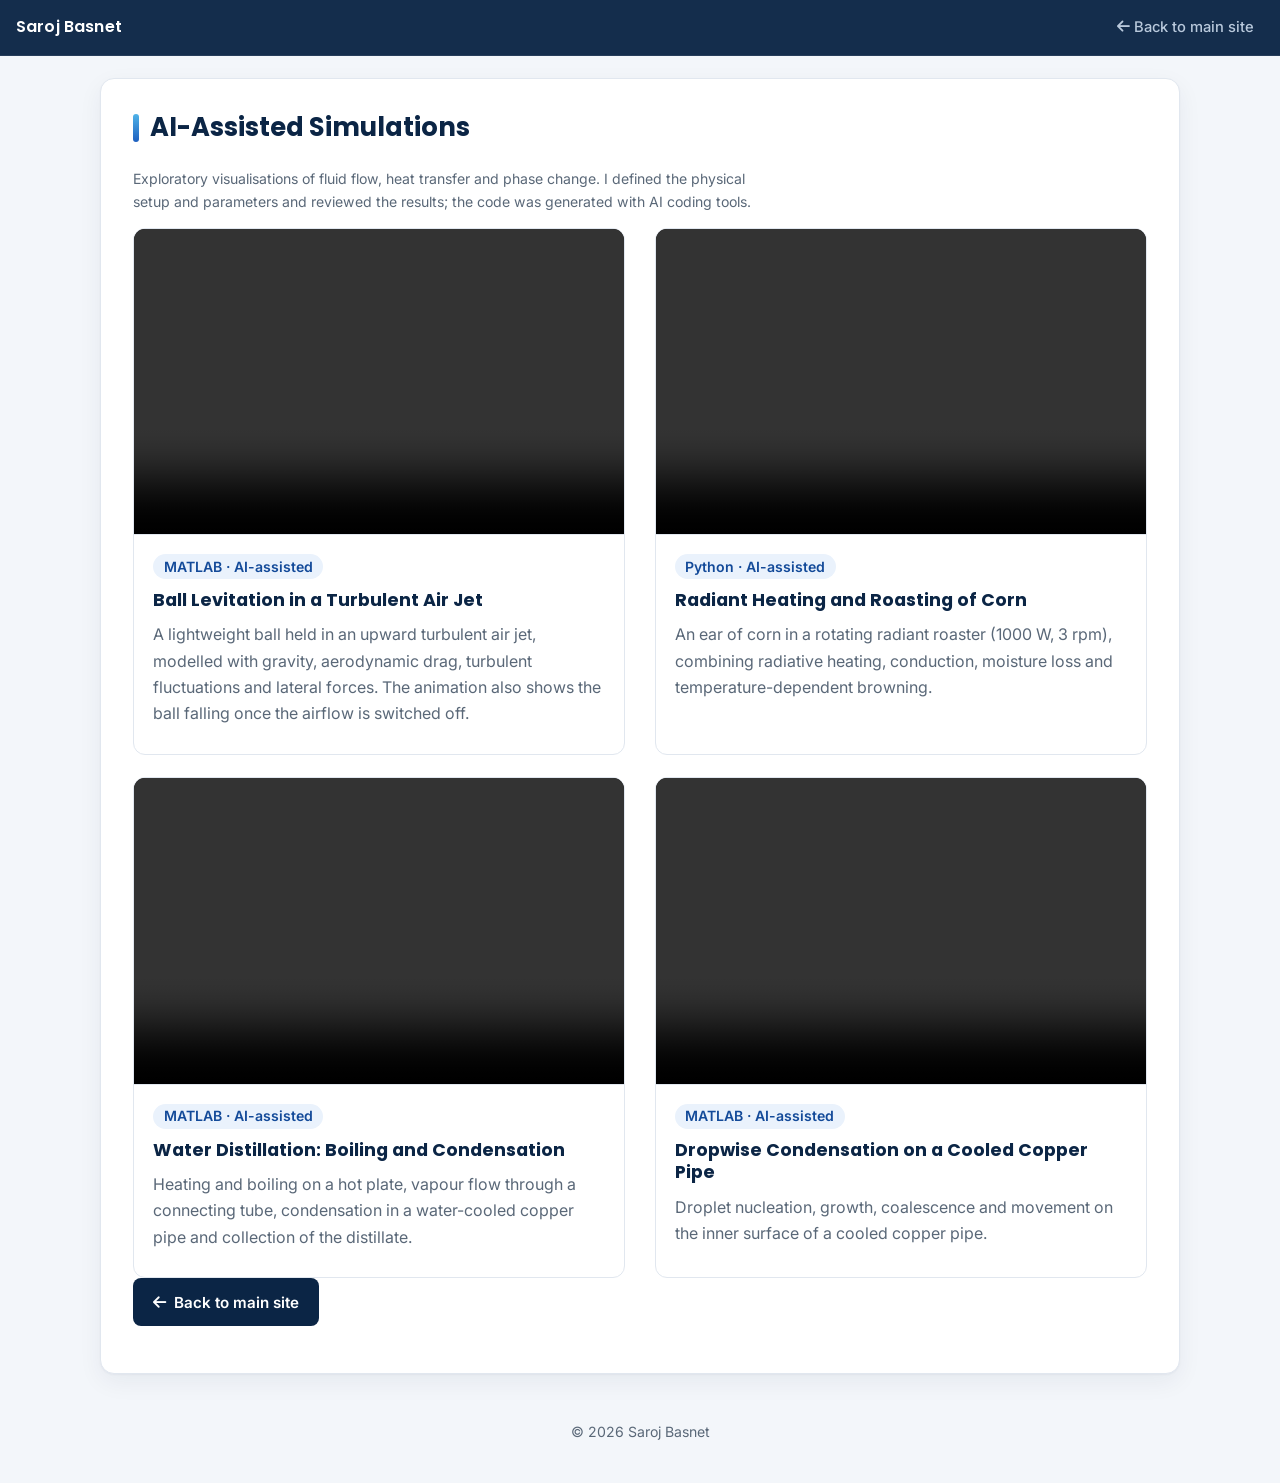
<file: simulations.html>
<!DOCTYPE html>
<html lang="en">
<head>
<meta charset="UTF-8">
<meta name="viewport" content="width=device-width, initial-scale=1">
<title>AI-Assisted Simulations | Saroj Basnet</title>
<meta name="description" content="Exploratory AI-assisted simulations of fluid flow, heat transfer and phase change by Saroj Basnet.">
<meta name="theme-color" content="#0b2545">
<link rel="canonical" href="https://basnetsaroj.com.np/simulations.html">
<link rel="icon" href="data:image/svg+xml,%3Csvg xmlns='http://www.w3.org/2000/svg' viewBox='0 0 64 64'%3E%3Crect width='64' height='64' rx='14' fill='%230b2545'/%3E%3Ctext x='50%25' y='54%25' dominant-baseline='middle' text-anchor='middle' font-family='Arial,sans-serif' font-weight='700' font-size='28' fill='%23ffffff'%3ESB%3C/text%3E%3C/svg%3E">
<link rel="preconnect" href="https://fonts.googleapis.com">
<link rel="preconnect" href="https://fonts.gstatic.com" crossorigin>
<link href="https://fonts.googleapis.com/css2?family=Inter:wght@400;500;600&family=Poppins:wght@500;600;700&display=swap" rel="stylesheet">
<link rel="stylesheet" href="https://cdnjs.cloudflare.com/ajax/libs/font-awesome/6.5.2/css/all.min.css">
<link rel="stylesheet" href="style.css">
</head>
<body>

<nav class="nav" aria-label="Main navigation">
  <a href="index.html" class="nav-brand">Saroj Basnet</a>
  <div class="nav-links">
    <a href="index.html"><i class="fas fa-arrow-left"></i> Back to main site</a>
  </div>
</nav>

<main>

<!-- AI-ASSISTED SIMULATIONS -->
<section id="ai-simulations" class="card">
  <h2>AI-Assisted Simulations</h2>
  <p class="meta">Exploratory visualisations of fluid flow, heat transfer and phase change. I defined
    the physical setup and parameters and reviewed the results; the code was generated with AI coding tools.</p>
  <div class="grid-2">

    <article class="project">
      <div class="media">
        <video controls preload="metadata">
          <source src="Videos/ball_air_levitation_fan_off.mp4" type="video/mp4">
          Your browser does not support the video element.
        </video>
      </div>
      <div class="project-body">
        <span class="badge">MATLAB · AI-assisted</span>
        <h3>Ball Levitation in a Turbulent Air Jet</h3>
        <p>A lightweight ball held in an upward turbulent air jet, modelled with gravity,
          aerodynamic drag, turbulent fluctuations and lateral forces. The animation also
          shows the ball falling once the airflow is switched off.</p>
      </div>
    </article>

    <article class="project">
      <div class="media">
        <video controls preload="metadata">
          <source src="Videos/corn_ear_1000W_3rpm_tset180C.mp4" type="video/mp4">
          Your browser does not support the video element.
        </video>
      </div>
      <div class="project-body">
        <span class="badge">Python · AI-assisted</span>
        <h3>Radiant Heating and Roasting of Corn</h3>
        <p>An ear of corn in a rotating radiant roaster (1000 W, 3 rpm), combining radiative
          heating, conduction, moisture loss and temperature-dependent browning.</p>
      </div>
    </article>

    <article class="project">
      <div class="media">
        <video controls preload="metadata">
          <source src="Videos/distillation.mp4" type="video/mp4">
          Your browser does not support the video element.
        </video>
      </div>
      <div class="project-body">
        <span class="badge">MATLAB · AI-assisted</span>
        <h3>Water Distillation: Boiling and Condensation</h3>
        <p>Heating and boiling on a hot plate, vapour flow through a connecting tube,
          condensation in a water-cooled copper pipe and collection of the distillate.</p>
      </div>
    </article>

    <article class="project">
      <div class="media">
        <video controls preload="metadata">
          <source src="Videos/dropwise_condensation.mp4" type="video/mp4">
          Your browser does not support the video element.
        </video>
      </div>
      <div class="project-body">
        <span class="badge">MATLAB · AI-assisted</span>
        <h3>Dropwise Condensation on a Cooled Copper Pipe</h3>
        <p>Droplet nucleation, growth, coalescence and movement on the inner surface
          of a cooled copper pipe.</p>
      </div>
    </article>

  </div>
  <p><a class="btn navy" href="index.html"><i class="fas fa-arrow-left"></i> Back to main site</a></p>
</section>

</main>

<footer>&copy; <span id="year">2026</span> Saroj Basnet</footer>
<script>document.getElementById('year').textContent = new Date().getFullYear();</script>
</body>
</html>
</file>
<file: style.css>
/* =====================================================================
   CONTROL PANEL: change the whole site from this section only.
   Everything below the panel reads these values. Section rules never
   set their own font sizes, image sizes or alignment.
   ===================================================================== */

:root {
  /* ----- Colours ----- */
  --navy: #0b2545;
  --navy-2: #13315c;
  --blue: #1d5fbf;
  --blue-dark: #134a99;
  --accent: #4fb3e8;      /* light accent used on the dark hero */
  --sky: #eaf2fc;
  --bg: #f3f6fa;
  --ink: #1c2633;
  --muted: #5a6878;
  --line: #e1e7ef;
  --gold: #b07d00;
  --gold-bg: #fff6dc;

  /* ----- Fonts ----- */
  --head: "Poppins", system-ui, sans-serif;
  --body: "Inter", system-ui, -apple-system, "Segoe UI", Roboto, Arial, sans-serif;

  /* ----- Font sizes (DESKTOP / LAPTOP) ----- */
  --fs-body: 1rem;        /* all normal paragraphs */
  --fs-small: 0.88rem;    /* dates, captions, notes, badges */
  --fs-nav: 0.92rem;      /* menu links */
  --fs-chip: 0.85rem;     /* tags */
  --fs-btn: 0.95rem;      /* buttons */
  --fs-h1: 3rem;          /* your name */
  --fs-tagline: 1.15rem;  /* line under your name */
  --fs-h2: 1.6rem;        /* section titles */
  --fs-h3: 1.1rem;        /* research and project titles */
  --fs-h4: 1rem;          /* small item titles (education, experience) */
  --fs-email: 1.15rem;    /* email address in Contact */
  --lh-body: 1.65;        /* line height */

  /* ----- Spacing (DESKTOP) ----- */
  --space-card: 2rem;     /* padding inside each card */
  --space-gap: 1.4rem;    /* gap between columns and cards */
  --space-page: 1rem;     /* left and right page margin */
  --anchor-offset: 64px;  /* space above a section after a menu click */
  --text-width: 72ch;     /* longest comfortable line of text */

  /* ----- Photos, figures and video (same rules everywhere) ----- */
  --avatar: 240px;          /* round profile photo */
  --research-cols: 34% 1fr; /* research card: picture column | text column */
  --figure-hmax: 380px;     /* max height of the research figure */
  --media-ratio: 16 / 10;   /* shape of the picture box on project cards */

  /* ----- Layout (DESKTOP) ----- */
  --grid-cols: 1fr 1fr;       /* projects, education/skills */
  --hero-dir: row;            /* photo beside text */
  --hero-align: left;         /* name and tagline alignment */
  --hero-justify: flex-start; /* tags and buttons alignment */
  --nav-dir: row;
  --nav-align: center;
  --nav-brand-align: left;
  --nav-pad: 0.3rem 0.6rem;   /* menu link padding */
  --nav-mask: none;           /* fade at the edges of a scrolling menu */
  --nav-position: sticky;
}

/* ----- MOBILE: only the values that differ from desktop ----- */
@media (max-width: 720px) {
  :root {
    --fs-body: 0.92rem;
    --fs-small: 0.8rem;
    --fs-nav: 0.8rem;
    --fs-chip: 0.76rem;
    --fs-btn: 0.86rem;
    --fs-h1: 2.1rem;
    --fs-tagline: 0.98rem;
    --fs-h2: 1.25rem;
    --fs-h3: 0.98rem;
    --fs-h4: 0.92rem;
    --fs-email: 0.95rem;
    --lh-body: 1.5;

    --space-card: 1.15rem;
    --space-gap: 1rem;
    --space-page: 0.6rem;
    --anchor-offset: 100px;

    --avatar: 150px;
    --research-cols: 1fr;
    --figure-hmax: 300px;

    --grid-cols: 1fr;
    --hero-dir: column;
    --hero-align: center;
    --hero-justify: center;
    --nav-dir: column;
    --nav-align: stretch;
    --nav-brand-align: center;
    --nav-pad: 0.2rem 0.45rem;
    --nav-mask: linear-gradient(to right, transparent 0, #000 12px, #000 calc(100% - 28px), transparent 100%);
  }
}

/* ----- Very small phones (optional fine-tuning) ----- */
@media (max-width: 380px) {
  :root {
    --fs-h1: 1.8rem;
    --avatar: 130px;
    --fs-nav: 0.72rem;
  }
}

/* ----- Phones held sideways: menu stops sticking so it doesn't fill the screen ----- */
@media (max-height: 480px) and (orientation: landscape) {
  :root { --nav-position: static; --anchor-offset: 10px; }
}

/* =====================================================================
   STYLES: nothing below needs editing for size or layout changes.
   ===================================================================== */

*, *::before, *::after { box-sizing: border-box; }
html { scroll-behavior: smooth; }
body {
  margin: 0; background: var(--bg); color: var(--ink);
  font-family: var(--body); font-size: var(--fs-body); line-height: var(--lh-body);
  overflow-x: hidden; -webkit-font-smoothing: antialiased;
}
img, video { max-width: 100%; height: auto; display: block; }
a { color: var(--blue); }
a:focus-visible, button:focus-visible { outline: 3px solid #f5a623; outline-offset: 3px; }
h1, h2, h3, h4 { font-family: var(--head); color: var(--navy); line-height: 1.3; margin: 0; }
h1, h2, h3, h4, p, li, .email { overflow-wrap: break-word; }
p { margin: 0 0 0.9rem; font-size: var(--fs-body); }
.meta { color: var(--muted); font-size: var(--fs-small); }

/* ---------- Navigation ---------- */
.nav {
  position: var(--nav-position); top: 0; z-index: 20;
  display: flex; flex-direction: var(--nav-dir); align-items: var(--nav-align);
  justify-content: space-between; gap: 0.4rem 1.5rem;
  padding: 0.65rem max(var(--space-page), env(safe-area-inset-right)) 0.65rem max(var(--space-page), env(safe-area-inset-left));
  background: rgba(11, 37, 69, 0.96);
  -webkit-backdrop-filter: blur(8px); backdrop-filter: blur(8px);
  border-bottom: 1px solid rgba(255, 255, 255, 0.08);
}
.nav-brand {
  color: #fff; font-family: var(--head); font-weight: 600; font-size: var(--fs-body);
  text-decoration: none; white-space: nowrap; text-align: var(--nav-brand-align); letter-spacing: 0.01em;
}
.nav-links {
  display: flex; gap: 0.15rem; overflow-x: auto; scrollbar-width: none;
  -webkit-overflow-scrolling: touch;
  -webkit-mask-image: var(--nav-mask); mask-image: var(--nav-mask);
}
.nav-links::-webkit-scrollbar { display: none; }
.nav-links a {
  color: #b9c9dc; text-decoration: none; font-size: var(--fs-nav); font-weight: 500;
  padding: var(--nav-pad); border-radius: 6px; white-space: nowrap;
  transition: background 0.2s, color 0.2s;
}
.nav-links a:hover { color: #fff; background: rgba(255, 255, 255, 0.08); }
.nav-links a.active { color: #fff; background: var(--blue); }

/* ---------- Hero ---------- */
.hero {
  color: #e6eef8;
  background:
    radial-gradient(circle at 85% 15%, rgba(79, 179, 232, 0.18), transparent 45%),
    radial-gradient(circle at 10% 90%, rgba(29, 95, 191, 0.35), transparent 50%),
    linear-gradient(135deg, var(--navy) 0%, var(--navy-2) 60%, #1a467f 100%);
  padding: calc(var(--space-card) * 1.8) var(--space-page) calc(var(--space-card) * 1.8 + 1.5rem);
}
.hero-inner {
  max-width: 1080px; margin: 0 auto; display: flex; flex-direction: var(--hero-dir);
  align-items: center; gap: calc(var(--space-gap) * 2);
}
.hero-text { text-align: var(--hero-align); }
.avatar {
  width: var(--avatar); height: var(--avatar); flex-shrink: 0; object-fit: cover;
  border-radius: 50%; border: 4px solid rgba(255, 255, 255, 0.9);
  box-shadow: 0 0 0 8px rgba(255, 255, 255, 0.08), 0 12px 32px rgba(0, 0, 0, 0.35);
  background: rgba(255, 255, 255, 0.2);
}
.eyebrow {
  font-size: var(--fs-small); font-weight: 600; letter-spacing: 0.14em; text-transform: uppercase;
  color: var(--accent); margin-bottom: 0.35rem;
}
.hero h1 { color: #fff; font-size: var(--fs-h1); font-weight: 700; margin-bottom: 0.25rem; letter-spacing: -0.01em; }
.hero .title { font-family: var(--head); font-size: var(--fs-tagline); font-weight: 500; color: #cfe2f7; margin-bottom: 1.1rem; }
.hero-text p:not(.title):not(.eyebrow) { max-width: var(--text-width); text-align: left; color: #dbe6f3; }

.chips { list-style: none; padding: 0; margin: 1.1rem 0 0; display: flex; flex-wrap: wrap; gap: 0.45rem; justify-content: var(--hero-justify); }
.chips li {
  font-size: var(--fs-chip); padding: 0.25rem 0.8rem; border-radius: 999px; margin: 0;
  background: rgba(255, 255, 255, 0.1); border: 1px solid rgba(255, 255, 255, 0.25); color: #fff;
}
.chips.light { justify-content: flex-start; margin-top: 0.6rem; }
.chips.light li { background: var(--sky); color: var(--blue-dark); border-color: #cfe0f5; }

.actions { display: flex; flex-wrap: wrap; justify-content: var(--hero-justify); gap: 0.65rem; margin-top: 1.6rem; }
.btn {
  display: inline-flex; align-items: center; gap: 0.5rem;
  padding: 0.65rem 1.2rem; border-radius: 8px; text-align: center;
  font-weight: 600; font-size: var(--fs-btn); text-decoration: none; border: 1.5px solid transparent;
  transition: background 0.2s, color 0.2s, border-color 0.2s, transform 0.2s; touch-action: manipulation;
}
.btn:hover { transform: translateY(-1px); }
.btn.solid { background: #fff; color: var(--navy); }
.btn.solid:hover { background: var(--sky); }
.btn.outline { color: #fff; border-color: rgba(255, 255, 255, 0.45); }
.btn.outline:hover { background: rgba(255, 255, 255, 0.12); border-color: #fff; }
.btn.navy { background: var(--navy); color: #fff; }
.btn.navy:hover { opacity: 0.88; }
.btn.yt { background: #e62117; color: #fff; }
.btn.yt:hover { background: #b3150e; }

/* ---------- Cards ---------- */
main { padding: 0 max(var(--space-page), env(safe-area-inset-right)) 0 max(var(--space-page), env(safe-area-inset-left)); }
.card {
  max-width: 1080px; margin: var(--space-gap) auto; padding: var(--space-card);
  background: #fff; border-radius: 14px; border: 1px solid var(--line);
  box-shadow: 0 1px 2px rgba(11, 37, 69, 0.04), 0 8px 24px rgba(11, 37, 69, 0.06);
}
.hero + main .card:first-child { margin-top: -2rem; position: relative; }
.section-anchor { scroll-margin-top: var(--anchor-offset); }
.card h2 {
  font-size: var(--fs-h2); margin-bottom: 1.4rem; display: flex; align-items: center; gap: 0.7rem;
}
.card h2::before {
  content: ""; width: 6px; height: 1.1em; border-radius: 3px;
  background: linear-gradient(var(--accent), var(--blue));
}
.card h3 { font-size: var(--fs-h3); margin-bottom: 0.6rem; }
.card h3.sub { display: flex; align-items: center; gap: 0.5rem; margin-bottom: 1rem; color: var(--blue-dark); }
.card h4 { font-size: var(--fs-h4); font-family: var(--body); font-weight: 600; color: var(--ink); }
.card p { max-width: var(--text-width); }

/* Badges */
.badges { display: flex; flex-wrap: wrap; align-items: center; gap: 0.4rem 0.75rem; }
.badge {
  display: inline-flex; align-items: center; gap: 0.35rem;
  font-size: var(--fs-small); font-weight: 600; line-height: 1.3;
  padding: 0.2rem 0.65rem; border-radius: 999px;
  background: var(--sky); color: var(--blue-dark);
}
.badge.gold { background: var(--gold-bg); color: var(--gold); }

/* Bullet lists (research, experience) */
.points { margin: 0.4rem 0 0.6rem; padding-left: 1.15rem; max-width: var(--text-width); }
.points li { margin-bottom: 0.35rem; padding-left: 0.2rem; }
.points li::marker { color: var(--blue); }

/* ---------- Photos, figures and video ---------- */
.zoom { display: block; cursor: zoom-in; }
figure { margin: 0; }
figure img {
  width: 100%; max-height: var(--figure-hmax); object-fit: contain;
  border-radius: 10px; border: 1px solid var(--line); background: #fff;
  transition: box-shadow 0.2s;
}
figure .zoom:hover img { box-shadow: 0 6px 20px rgba(11, 37, 69, 0.15); }
figcaption { font-size: var(--fs-small); color: var(--muted); text-align: center; margin-top: 0.5rem; }
.hint { opacity: 0.75; }

/* ---------- Research ---------- */
.research-item { padding: var(--space-gap) 0; border-top: 1px solid var(--line); }
.research-item:first-of-type { border-top: 0; padding-top: 0; }
.research-item:last-of-type { padding-bottom: 0; }
.research-item > h3 { margin-bottom: 1.1rem; line-height: 1.45; }
.research-body { display: grid; grid-template-columns: var(--research-cols); gap: calc(var(--space-gap) * 1.2); align-items: start; }

/* Small pill link (used by the hidden GitHub link) */
.status {
  display: inline-flex; align-items: center; gap: 0.4rem;
  font-weight: 600; font-size: var(--fs-small); text-decoration: none;
  padding: 0.3rem 0.8rem; border-radius: 999px; background: var(--sky);
  transition: background 0.2s, color 0.2s;
}
.status:hover { background: var(--blue); color: #fff; }

/* ---------- Projects ---------- */
.grid-2 { display: grid; grid-template-columns: var(--grid-cols); gap: var(--space-gap) calc(var(--space-gap) * 1.3); }
.project {
  display: flex; flex-direction: column; overflow: hidden;
  border: 1px solid var(--line); border-radius: 12px; background: #fff;
  transition: box-shadow 0.25s, transform 0.25s;
}
.project:hover { box-shadow: 0 10px 28px rgba(11, 37, 69, 0.1); transform: translateY(-2px); }
.project .media {
  aspect-ratio: var(--media-ratio); background: #f5f7fa; border-bottom: 1px solid var(--line);
  position: relative; overflow: hidden;
}
.project .media img, .project .media video {
  position: absolute; inset: 0; width: 100%; height: 100%; max-width: none; object-fit: contain;
}
.project .media video { background: #000; }
.project-body { padding: 1.1rem 1.2rem 1.2rem; }
.project-body .badge { margin-bottom: 0.6rem; }
.project p { color: var(--muted); margin-bottom: 0.5rem; }
.project h3 + .meta { margin-top: -0.3rem; }

/* ---------- Experience timeline ---------- */
.timeline { position: relative; padding-left: 1.6rem; }
.timeline::before {
  content: ""; position: absolute; left: 0.35rem; top: 0.4rem; bottom: 0.4rem; width: 2px; background: var(--line);
}
.timeline .item { position: relative; }
.timeline .item::before {
  content: ""; position: absolute; left: -1.6rem; top: 0.35rem; width: 0.85rem; height: 0.85rem;
  border-radius: 50%; background: #fff; border: 3px solid var(--blue);
}

.item { padding-bottom: 1.1rem; margin-bottom: 1.1rem; border-bottom: 1px solid var(--line); }
.item:last-child { border-bottom: 0; margin-bottom: 0; padding-bottom: 0; }
.item p { margin-bottom: 0.4rem; }
.item .meta { margin-bottom: 0.5rem; }
.item .btn { margin-top: 0.5rem; }

/* ---------- Achievements ---------- */
.awards { list-style: none; padding: 0; margin: 0; }
.awards li { padding: 0.8rem 0 0.8rem 2.2rem; border-top: 1px solid var(--line); position: relative; font-size: var(--fs-body); }
.awards li:first-child { border-top: 0; padding-top: 0.2rem; }
.awards li::before {
  content: "\f091"; font-family: "Font Awesome 6 Free"; font-weight: 900;
  position: absolute; left: 0; top: 0.85rem; color: var(--gold);
}
.awards li:first-child::before { top: 0.25rem; }
.award-head { display: flex; justify-content: space-between; align-items: baseline; gap: 1rem; }
.award-head strong { color: var(--ink); }
.awards .year { font-size: var(--fs-small); font-weight: 600; color: var(--muted); white-space: nowrap; }
.awards p { margin: 0.2rem 0 0; color: var(--muted); }

/* ---------- Contact ---------- */
.contact { text-align: center; }
.contact h2 { justify-content: center; }
.contact p { margin-inline: auto; }
.email {
  font-family: var(--head); font-size: var(--fs-email); font-weight: 600;
  text-decoration: none; display: inline-flex; align-items: center; gap: 0.55rem;
  margin-top: 0.4rem; background: var(--sky); padding: 0.55rem 1.2rem; border-radius: 999px;
  transition: background 0.2s, color 0.2s;
}
.email:hover { background: var(--blue); color: #fff; }
.social { list-style: none; padding: 0; margin: 1.25rem 0 0; display: flex; gap: 0.7rem; justify-content: center; }
.social a {
  width: 44px; height: 44px; border-radius: 50%; display: flex; align-items: center; justify-content: center;
  background: var(--sky); color: var(--blue-dark); font-size: 1.1rem; text-decoration: none;
  transition: background 0.2s, color 0.2s, transform 0.2s;
}
.social a:hover { background: var(--blue); color: #fff; transform: translateY(-2px); }

footer { text-align: center; padding: 1.5rem 1rem 2.5rem; color: var(--muted); font-size: var(--fs-small); }

.to-top {
  position: fixed; right: 1rem; bottom: max(1rem, env(safe-area-inset-bottom)); width: 42px; height: 42px;
  border: 0; border-radius: 50%; background: var(--navy); color: #fff; font-size: 1rem; cursor: pointer;
  box-shadow: 0 4px 14px rgba(0, 0, 0, 0.25); display: none;
}
.to-top.show { display: block; }

/* ---------- Image viewer ---------- */
.lightbox {
  border: 0; padding: 0; background: transparent; max-width: 94vw; max-height: 92vh; overflow: visible;
}
.lightbox::backdrop { background: rgba(6, 18, 34, 0.85); }
.lightbox img { max-width: 94vw; max-height: 88vh; border-radius: 8px; background: #fff; cursor: zoom-out; }
.lightbox-close {
  position: absolute; top: 8px; right: 8px; width: 36px; height: 36px; border-radius: 50%;
  border: 0; background: #fff; color: var(--navy); font-size: 1rem; cursor: pointer;
  box-shadow: 0 2px 10px rgba(0, 0, 0, 0.3);
}

@media (prefers-reduced-motion: reduce) {
  html { scroll-behavior: auto; }
  * { transition: none !important; }
  .btn:hover, .project:hover, .social a:hover { transform: none; }
}
</file>
